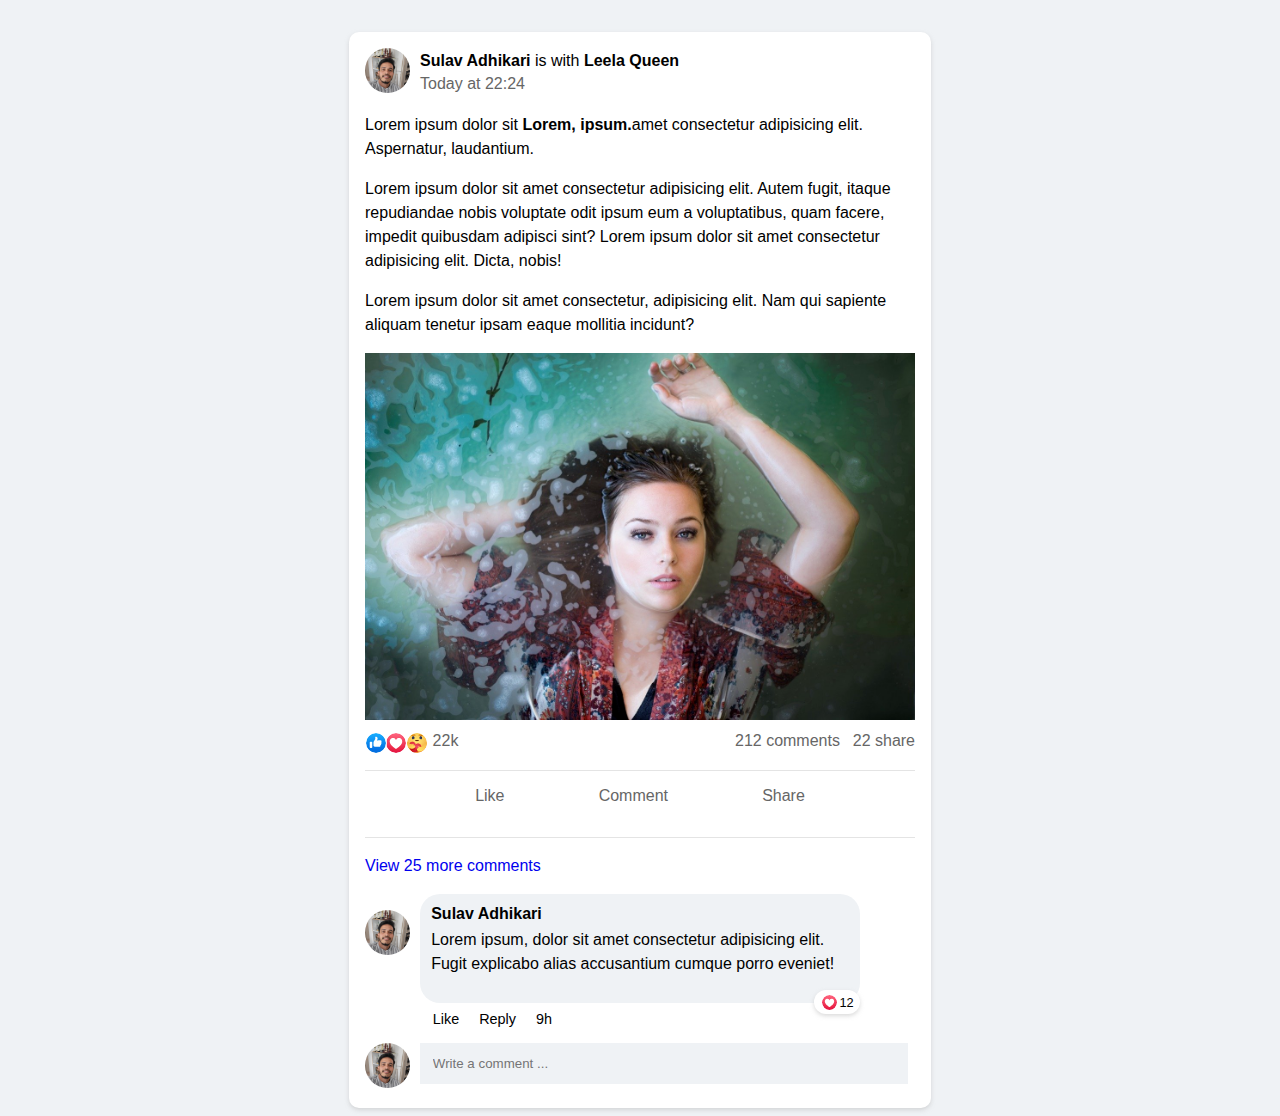
<file: index.html>
<!DOCTYPE html>
<html lang="en">
  <head>
    <meta charset="UTF-8" />
    <meta http-equiv="X-UA-Compatible" content="IE=edge" />
    <meta name="viewport" content="width=device-width, initial-scale=1.0" />
    <link rel="stylesheet" href="facebook.css" />
    <link
      rel="stylesheet"
      href="https://cdnjs.cloudflare.com/ajax/libs/font-awesome/6.2.0/css/all.min.css"
      integrity="sha512-xh6O/CkQoPOWDdYTDqeRdPCVd1SpvCA9XXcUnZS2FmJNp1coAFzvtCN9BmamE+4aHK8yyUHUSCcJHgXloTyT2A=="
      crossorigin="anonymous"
      referrerpolicy="no-referrer"
    />
    <title>Facebook Post Card</title>
  </head>
  <body>
    <article class="fb-post-card">
      <header class="fb-post-card__header">
        <div class="fb-post-card__header__left">
          <div class="author-avatar">
            <img src="imgs/rahul-giri-avatar.jpg" alt="" />
          </div>
          <div class="author-info">
            <div class="author-info__name">
              <strong>Sulav Adhikari</strong> is with<strong>
                Leela Queen</strong
              >
            </div>
            <div class="author-info_date text-gray">
              Today at 22:24 <i class="fa-solid fa-earth-oceania"></i>
            </div>
          </div>
        </div>
        <div class="fb-post-card__header__right text-gray">
          <i class="fas fa-ellipsis-h"></i>
        </div>
      </header>
      <main class="fb-post-card__body">
        <section class="fb-post-card__body__text">
          <p>
            Lorem ipsum dolor sit <strong>Lorem, ipsum.</strong>amet consectetur
            adipisicing elit. Aspernatur, laudantium.
          </p>
          <p>
            Lorem ipsum dolor sit amet consectetur adipisicing elit. Autem
            fugit, itaque repudiandae nobis voluptate odit ipsum eum a
            voluptatibus, quam facere, impedit quibusdam adipisci sint? Lorem
            ipsum dolor sit amet consectetur adipisicing elit. Dicta, nobis!
          </p>
          <p>
            Lorem ipsum dolor sit amet consectetur, adipisicing elit. Nam qui
            sapiente aliquam tenetur ipsam eaque mollitia incidunt?
          </p>
        </section>
        <div class="fb-post-card__body__media">
          <img src="imgs/body-image.png" alt="" />
        </div>
      </main>
      <footer class="fb-post-card__footer">
        <div class="fb-post-card__footer__social-proof">
          <div class="social-proof__left">
            <img src="icons/likes.svg" class="icon" alt="" />
            <img src="icons/heart.svg" class="icon" alt="" />
            <img src="icons/hug.svg" class="icon" alt="" />
            <span class="text-gray">22k</span>
          </div>
          <div class="social-proof__right">
            <div class="social-proof-comments text-gray">212 comments</div>
            <div class="social-proof-share text-gray">22 share</div>
          </div>
        </div>
        <div class="fb-post-card__footer__reaction">
          <div class="text-gray"><i class="far fa-thumbs-up"></i>Like</div>
          <div class="text-gray"><i class="far fa-comment-alt"></i>Comment</div>
          <div class="text-gray"><i class="fas fa-share"></i>Share</div>
        </div>
        <div class="fb-post-card__footer__comments">
          <p><a href="#">View 25 more comments</a></p>
          <div class="comment-box__comment">
            <div class="author-avatar">
              <img src="imgs/rahul-giri-avatar-v2.jpg" alt="" />
            </div>
            <div class="comment-body">
              <div class="comment-body__content">
                <h4 class="comment-author">Sulav Adhikari</h4>
                <p>
                  Lorem ipsum, dolor sit amet consectetur adipisicing elit.
                  Fugit explicabo alias accusantium cumque porro eveniet!
                </p>
              </div>
              <div class="comment-body__count">
                <img src="icons/heart.svg" class="icon" alt="" /> 12
              </div>
              <div class="comment-body__reaction fs-90">
                <span>Like</span>
                <span>Reply</span>
                <span>9h</span>
              </div>
            </div>
            <span class="comment-menu">
              <i class="fas fa-ellipsis-h"></i>
            </span>
          </div>
          <div class="write-a-comment">
            <div class="author-avatar">
              <img src="imgs/rahul-giri-avatar.jpg" alt="" />
            </div>
            <div class="comment_input">
                <form>
                    <input type="text" class="write-comment" placeholder="Write a comment ..." />
                    <div class="comment_input__icons text-gray">
                        <i class="fa-regular fa-face-smile"></i>
                        <i class="fa-solid fa-camera-retro"></i>
                        <i class="fa-light fa-image"></i>

                    </div>
                </form>
            </div>
          </div>
        </div>
      </footer>
    </article>
  </body>
</html>
</file>
<file: facebook.css>
@import "fb-card.css";
@import "fb-base-styles.css";
</file>
